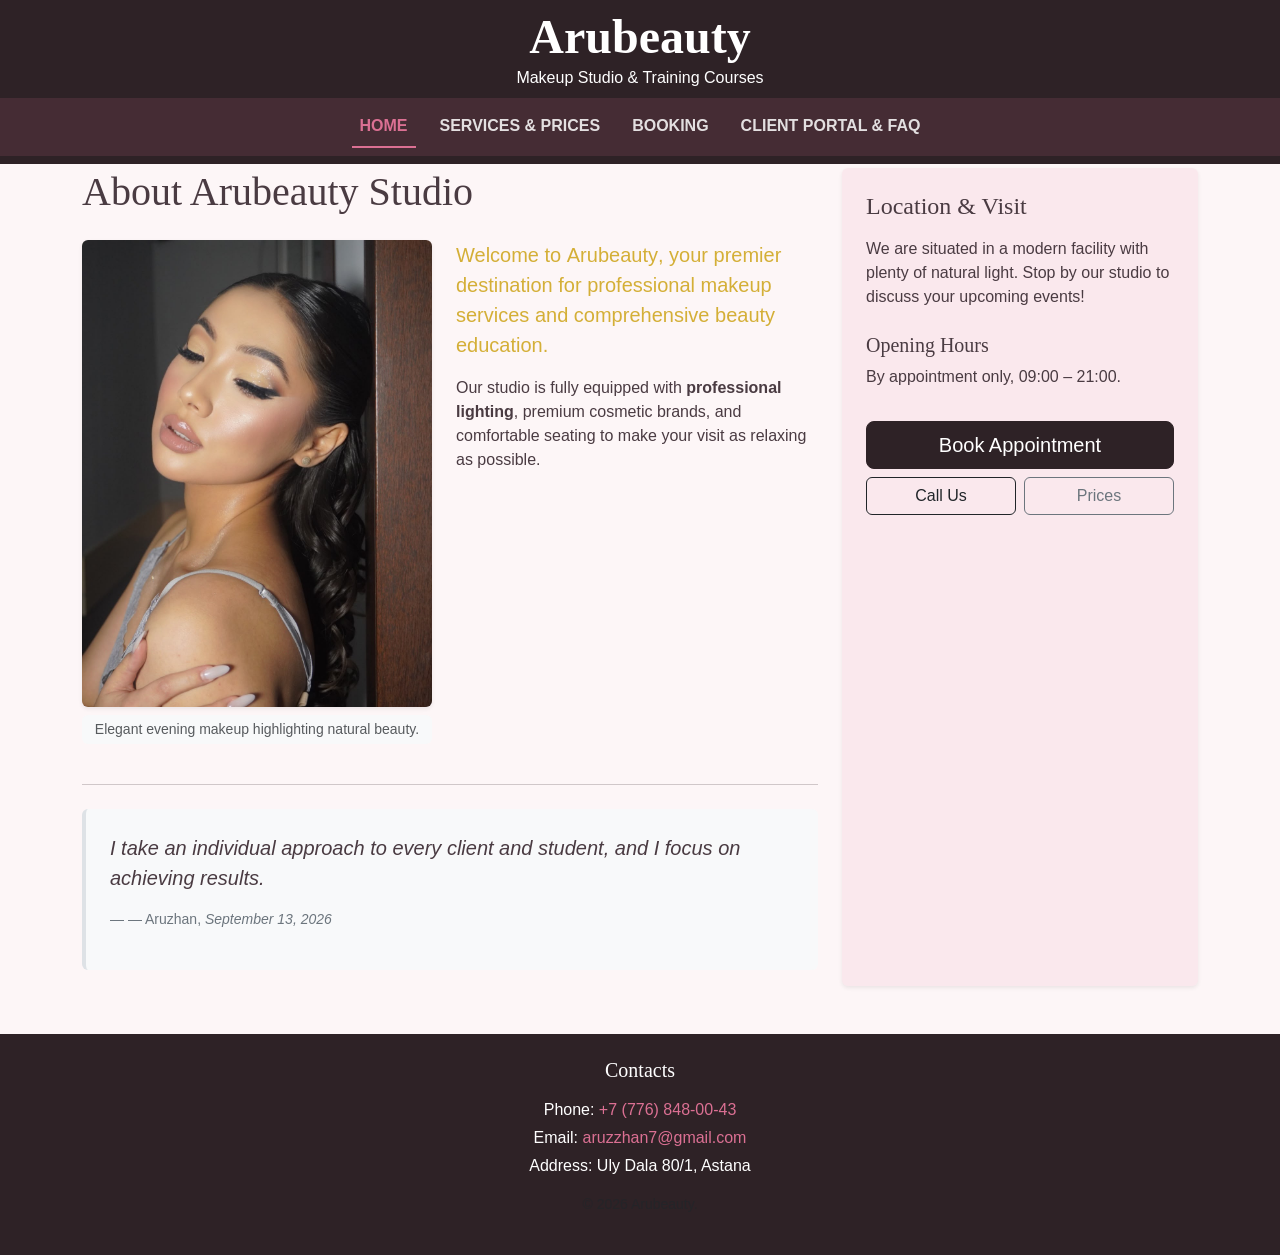
<file: index.html>
<!DOCTYPE html>
<html lang="en">
<head>
    <meta charset="UTF-8">
    <meta name="viewport" content="width=device-width, initial-scale=1.0">
    <meta name="description" content="Professional makeup services and makeup courses by Arubeauty.">
    <meta name="author" content="Serikkali Nariman">
    <title>Home — Arubeauty</title>

    <link href="https://cdn.jsdelivr.net/npm/bootstrap@5.3.2/dist/css/bootstrap.min.css" rel="stylesheet">
    <link rel="stylesheet" href="css/base.css">
    <link rel="stylesheet" href="css/custom.css">
    <link rel="icon" href="data:,">
</head>
<body class="pt-5 mt-4">

    <header class="fixed-top bg-soft-dark text-white text-center py-2">
        <h1 class="display-5 fw-bold mb-0">Arubeauty</h1>
        <p class="mb-0">Makeup Studio &amp; Training Courses</p>
        
        <nav class="navbar navbar-expand-md navbar-dark mt-2 nav-bg-pink">
            <div class="container-fluid">
                <button class="navbar-toggler mx-auto" type="button" data-bs-toggle="collapse" data-bs-target="#nav-menu">
                    <span class="navbar-toggler-icon"></span>
                </button>
                <div class="collapse navbar-collapse justify-content-center" id="nav-menu">
                    <ul class="navbar-nav gap-3 text-uppercase fw-bold">
                        <li class="nav-item"><a class="nav-link active" href="index.html">Home</a></li>
                        <li class="nav-item"><a class="nav-link" href="services.html">Services &amp; Prices</a></li>
                        <li class="nav-item"><a class="nav-link" href="booking.html">Booking</a></li>
                        <li class="nav-item"><a class="nav-link" href="portal.html">Client Portal &amp; FAQ</a></li>
                    </ul>
                </div>
            </div>
        </nav>
    </header>

    <main class="container my-5 pt-5">
        <div class="row g-4">
            <article class="col-12 col-lg-8">
                <h2 class="display-6 mb-4">About Arubeauty Studio</h2>
                
                <div class="clearfix mb-3">
                    <figure class="float-md-start me-md-4 mb-3 w-100 max-w-350">
                        <img src="images/evening-look.jpg" alt="Client with elegant evening makeup" class="img-fluid rounded shadow-sm">
                        <figcaption class="text-center text-muted small mt-2 bg-light rounded p-1">Elegant evening makeup highlighting natural beauty.</figcaption>
                    </figure>

                    <p class="lead text-gold">
                        Welcome to <strong>Arubeauty</strong>, your premier destination for professional makeup services and comprehensive beauty education.
                    </p>
                    <p>Our studio is fully equipped with <b>professional lighting</b>, premium cosmetic brands, and comfortable seating to make your visit as relaxing as possible.</p>
                </div>
                
                <hr class="my-4">
                
                <blockquote class="bg-light p-4 rounded border-start border-4 border-pink">
                    <p class="fs-5 fst-italic">I take an individual approach to every client and student, and I focus on achieving results.</p>
                    <footer class="blockquote-footer mt-2">— Aruzhan, <cite>September 13, 2026</cite></footer>
                </blockquote>
            </article>

            <aside class="col-12 col-lg-4">
                <div class="p-4 rounded shadow-sm position-relative h-100 bg-pink-light">
                    <h3 class="h4 mb-3">Location &amp; Visit</h3>
                    <p>We are situated in a modern facility with plenty of natural light. Stop by our studio to discuss your upcoming events!</p>
                    <h3 class="h5 mt-4">Opening Hours</h3>
                    <p id="opening-hours" class="mb-0">By appointment only, 09:00 – 21:00.</p>
                    <div class="row g-2 mt-4">
                        <div class="col-12"><a href="booking.html" class="btn btn-dark w-100 btn-lg">Book Appointment</a></div>
                        <div class="col-6"><a href="tel:+77768480043" class="btn btn-outline-dark w-100">Call Us</a></div>
                        <div class="col-6"><a href="services.html" id="home-services-link" class="btn btn-outline-secondary w-100">Prices</a></div>
                    </div>
                </div>
            </aside>
        </div>
    </main>

    <footer class="bg-soft-dark text-white text-center py-4 mt-5">
        <div class="container">
            <h2 class="h5 mb-3">Contacts</h2>
            <address class="mb-0">
                <p class="mb-1">Phone: <a href="tel:+77768480043" class="text-pink text-decoration-none">+7 (776) 848-00-43</a></p>
                <p class="mb-1">Email: <a href="mailto:aruzzhan7@gmail.com" class="text-pink text-decoration-none">aruzzhan7@gmail.com</a></p>
                <p class="mb-1">Address: Uly Dala 80/1, Astana</p>
                <p class="text-muted small mt-3">&copy; 2026 Arubeauty.</p>
            </address>
        </div>
    </footer>

    <script src="https://cdn.jsdelivr.net/npm/bootstrap@5.3.2/dist/js/bootstrap.bundle.min.js"></script>
</body>
</html>
</file>
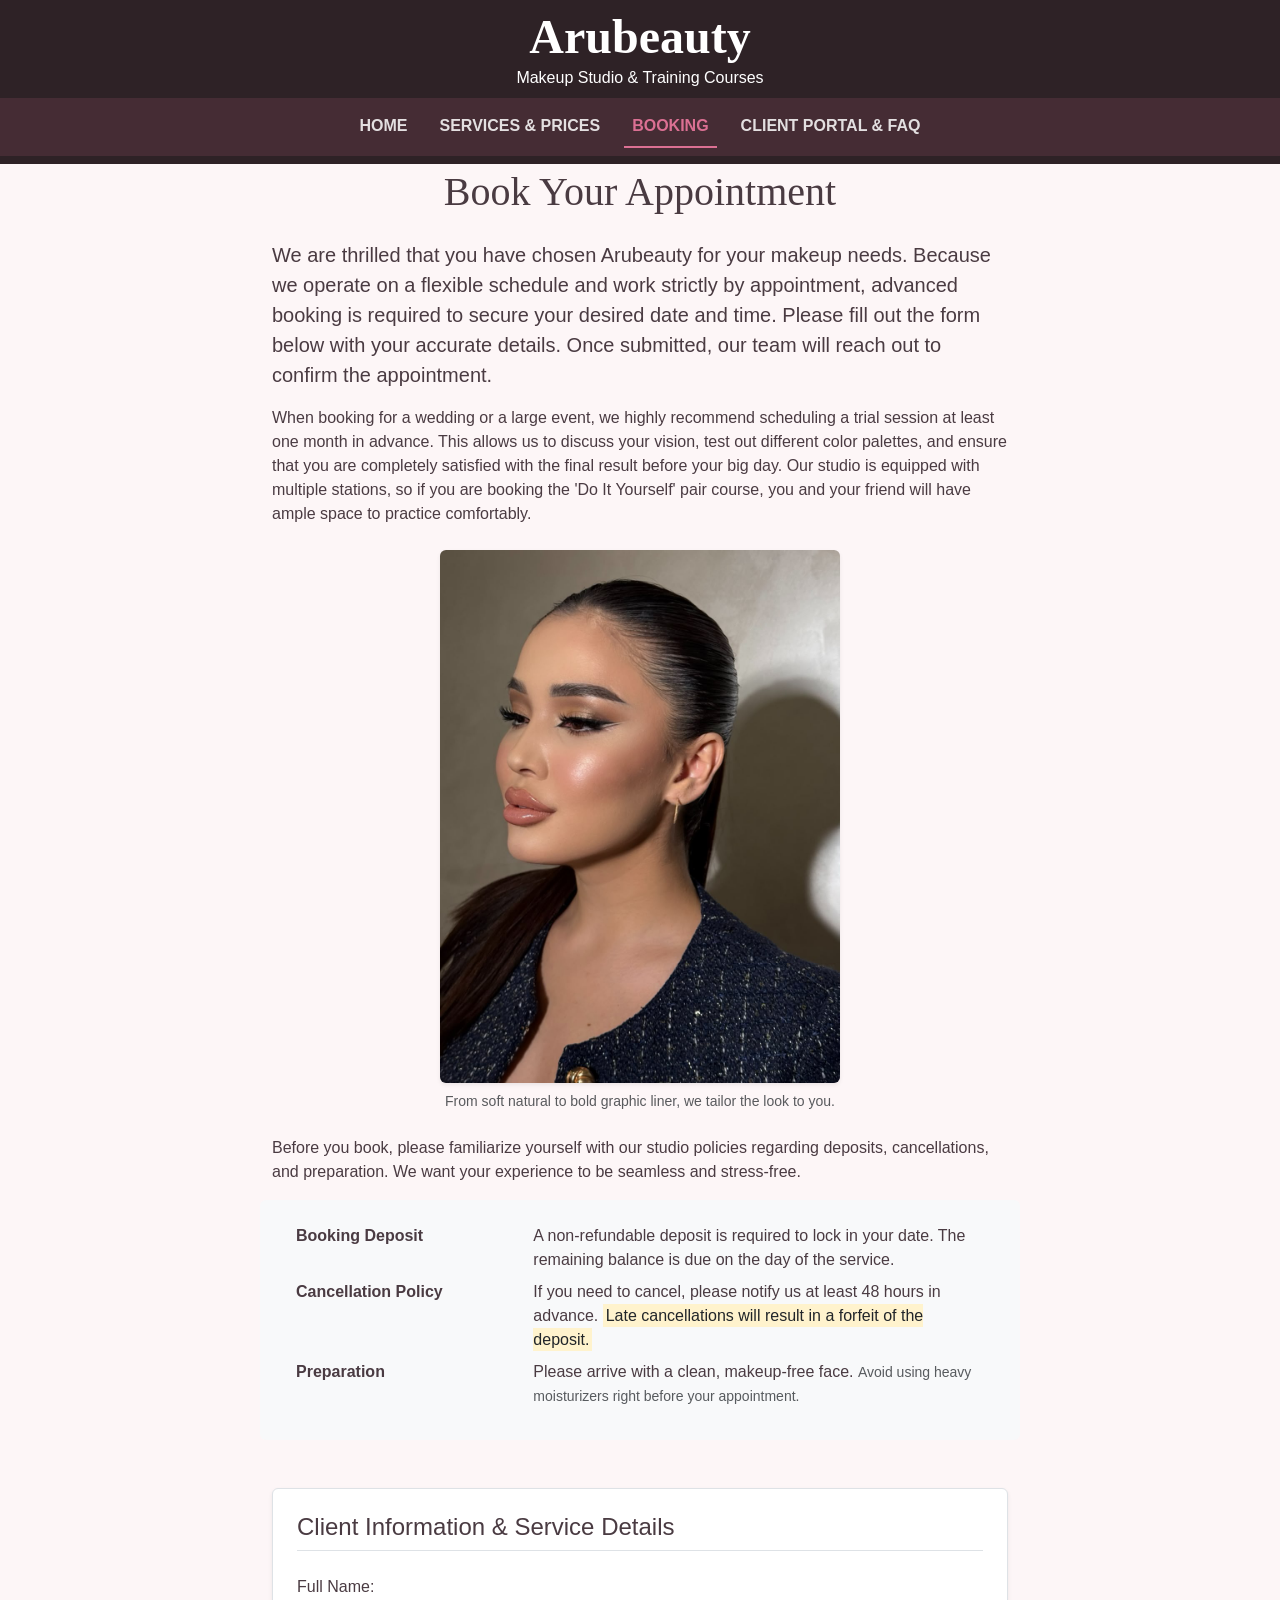
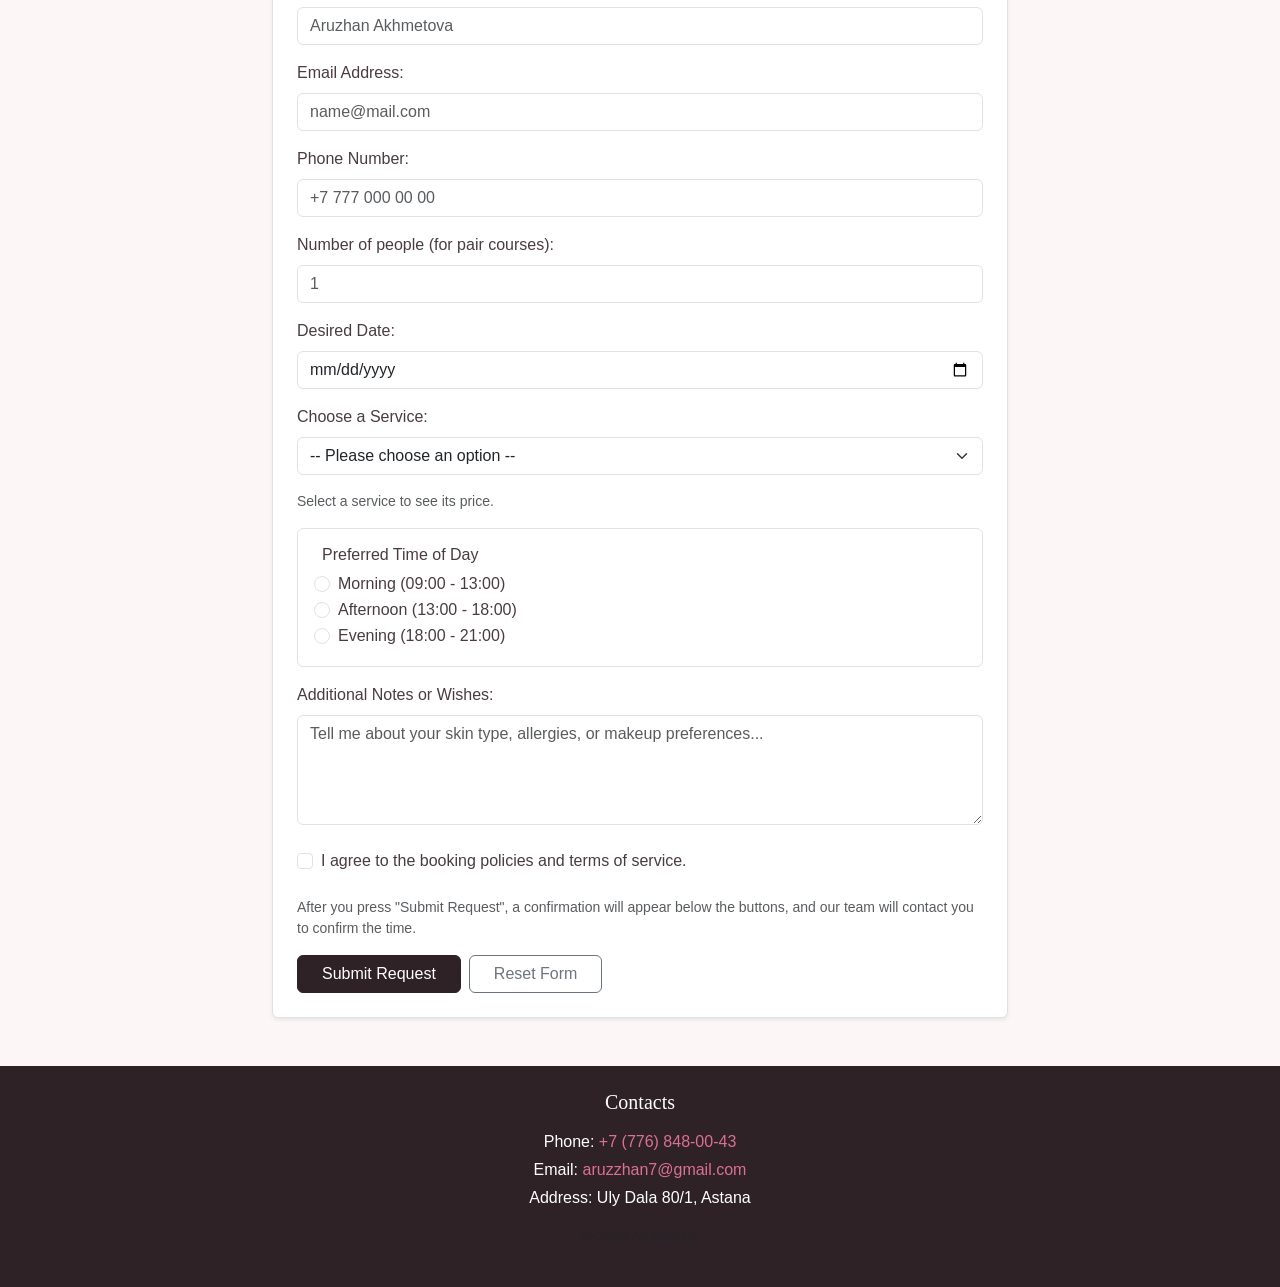
<file: booking.html>
<!DOCTYPE html>
<html lang="en">
<head>
    <meta charset="UTF-8">
    <meta name="viewport" content="width=device-width, initial-scale=1.0">
    <meta name="description" content="Book an appointment for makeup or training courses at Arubeauty.">
    <meta name="author" content="Serikkali Nariman">
    <title>Booking — Arubeauty</title>
    <link href="https://cdn.jsdelivr.net/npm/bootstrap@5.3.2/dist/css/bootstrap.min.css" rel="stylesheet">
    <link rel="stylesheet" href="css/base.css">
    <link rel="stylesheet" href="css/custom.css">
    <link rel="icon" href="data:,">
</head>
<body class="pt-5 mt-4">
    <header class="fixed-top bg-soft-dark text-white text-center py-2">
        <h1 class="display-5 fw-bold mb-0">Arubeauty</h1>
        <p class="mb-0">Makeup Studio &amp; Training Courses</p>
        
        <nav class="navbar navbar-expand-md navbar-dark mt-2 nav-bg-pink">
            <div class="container-fluid">
                <button class="navbar-toggler mx-auto" type="button" data-bs-toggle="collapse" data-bs-target="#nav-menu">
                    <span class="navbar-toggler-icon"></span>
                </button>
                <div class="collapse navbar-collapse justify-content-center" id="nav-menu">
                    <ul class="navbar-nav gap-3 text-uppercase fw-bold">
                        <li class="nav-item"><a class="nav-link" href="index.html">Home</a></li>
                        <li class="nav-item"><a class="nav-link" href="services.html">Services &amp; Prices</a></li>
                        <li class="nav-item"><a class="nav-link active" href="booking.html">Booking</a></li>
                        <li class="nav-item"><a class="nav-link" href="portal.html">Client Portal &amp; FAQ</a></li>
                    </ul>
                </div>
            </div>
        </nav>
    </header>

    <main class="container my-5 pt-5">
        <div class="row justify-content-center">
            <div class="col-12 col-lg-8">
                <h2 class="display-6 text-center mb-4">Book Your Appointment</h2>
                <p class="lead">We are thrilled that you have chosen Arubeauty for your makeup needs. Because we operate on a flexible schedule and work strictly by appointment, advanced booking is required to secure your desired date and time. Please fill out the form below with your accurate details. Once submitted, our team will reach out to confirm the appointment.</p>
                
                <p>When booking for a wedding or a large event, we highly recommend scheduling a trial session at least one month in advance. This allows us to discuss your vision, test out different color palettes, and ensure that you are completely satisfied with the final result before your big day. Our studio is equipped with multiple stations, so if you are booking the 'Do It Yourself' pair course, you and your friend will have ample space to practice comfortably.</p>

                <figure class="text-center my-4">
                    <img src="images/graphic-liner.jpg" alt="Model with bold graphic eyeliner look" class="img-fluid rounded shadow-sm max-w-400">
                    <figcaption class="text-muted small mt-2">From soft natural to bold graphic liner, we tailor the look to you.</figcaption>
                </figure>

                <p>Before you book, please familiarize yourself with our studio policies regarding deposits, cancellations, and preparation. We want your experience to be seamless and stress-free.</p>
                
                <dl class="row bg-light p-4 rounded mb-5">
                    <dt class="col-sm-4">Booking Deposit</dt>
                    <dd class="col-sm-8">A non-refundable deposit is required to lock in your date. The remaining balance is due on the day of the service.</dd>
                    <dt class="col-sm-4">Cancellation Policy</dt>
                    <dd class="col-sm-8">If you need to cancel, please notify us at least 48 hours in advance. <mark>Late cancellations will result in a forfeit of the deposit.</mark></dd>
                    <dt class="col-sm-4">Preparation</dt>
                    <dd class="col-sm-8">Please arrive with a clean, makeup-free face. <small class="text-muted">Avoid using heavy moisturizers right before your appointment.</small></dd>
                </dl>
                
                <form id="booking-form" action="#" method="POST" class="p-4 rounded shadow-sm bg-white border">
                    <fieldset>
                        <legend class="h4 mb-4 border-bottom pb-2">Client Information &amp; Service Details</legend>

                        <div class="mb-3">
                            <label for="client-name" class="form-label">Full Name:</label>
                            <input type="text" class="form-control" id="client-name" name="name" required placeholder="Aruzhan Akhmetova">
                        </div>

                        <div class="mb-3">
                            <label for="client-email" class="form-label">Email Address:</label>
                            <input type="email" class="form-control" id="client-email" name="email" required placeholder="name@mail.com">
                        </div>

                        <div class="mb-3">
                            <label for="client-phone" class="form-label">Phone Number:</label>
                            <input type="tel" class="form-control" id="client-phone" name="phone" required placeholder="+7 777 000 00 00">
                        </div>

                        <div class="mb-3">
                            <label for="people-count" class="form-label">Number of people (for pair courses):</label>
                            <input type="number" class="form-control" id="people-count" name="people_count" min="1" max="2" placeholder="1">
                        </div>

                        <div class="mb-3">
                            <label for="booking-date" class="form-label">Desired Date:</label>
                            <input type="date" class="form-control" id="booking-date" name="date" required>
                        </div>

                        <div class="mb-3">
                            <label for="service-select" class="form-label">Choose a Service:</label>
                            <select class="form-select" id="service-select" name="service" required>
                                <option value="">-- Please choose an option --</option>
                                <option value="day-makeup">Day / Evening Makeup</option>
                                <option value="wedding-makeup">Wedding Makeup</option>
                                <option value="diy-course">"Do It Yourself" Course</option>
                                <option value="basic-course">Basic Makeup Artist Course</option>
                            </select>
                        </div>  


                        <p id="booking-price" class="form-text mb-3">Select a service to see its price.</p>

                        <fieldset class="mb-3 p-3 border rounded">
                            <legend class="h6 w-auto px-2">Preferred Time of Day</legend>
                            <div class="form-check">
                                <input type="radio" class="form-check-input" name="time_preference" value="morning" id="time-morning" required>
                                <label class="form-check-label" for="time-morning">Morning (09:00 - 13:00)</label>
                            </div>
                            <div class="form-check">
                                <input type="radio" class="form-check-input" name="time_preference" value="afternoon" id="time-afternoon">
                                <label class="form-check-label" for="time-afternoon">Afternoon (13:00 - 18:00)</label>
                            </div>
                            <div class="form-check">
                                <input type="radio" class="form-check-input" name="time_preference" value="evening" id="time-evening">
                                <label class="form-check-label" for="time-evening">Evening (18:00 - 21:00)</label>
                            </div>
                        </fieldset>

                        <div class="mb-4">
                            <label for="client-notes" class="form-label">Additional Notes or Wishes:</label>
                            <textarea class="form-control" id="client-notes" name="notes" rows="4" placeholder="Tell me about your skin type, allergies, or makeup preferences..."></textarea>
                        </div>

                        <div class="mb-4 form-check">
                            <input type="checkbox" class="form-check-input" name="agreement" id="agreement" required>
                            <label class="form-check-label" for="agreement">I agree to the booking policies and terms of service.</label>
                        </div>

                        <p id="booking-hint" class="form-text mb-3">After you press "Submit Request", a confirmation will appear below the buttons, and our team will contact you to confirm the time.</p>
                        
                        <div class="d-flex gap-2">
                            <button type="submit" id="booking-submit" class="btn btn-dark px-4">Submit Request</button>
                            <button type="reset" id="booking-reset" class="btn btn-outline-secondary px-4">Reset Form</button>
                        </div>
                        <div id="booking-message-container" class="msg-box is-hidden border mt-3"></div>
                    </fieldset>
                </form>
            </div>
        </div>
    </main>

    <footer class="bg-soft-dark text-white text-center py-4 mt-5">
        <div class="container">
            <h2 class="h5 mb-3">Contacts</h2>
            <address class="mb-0">
                <p class="mb-1">Phone: <a href="tel:+77768480043" class="text-pink text-decoration-none">+7 (776) 848-00-43</a></p>
                <p class="mb-1">Email: <a href="mailto:aruzzhan7@gmail.com" class="text-pink text-decoration-none">aruzzhan7@gmail.com</a></p>
                <p class="mb-1">Address: Uly Dala 80/1, Astana</p>
                <p class="text-muted small mt-3">&copy; 2026 Arubeauty.</p>
            </address>
        </div>
    </footer>

    <script src="https://cdn.jsdelivr.net/npm/bootstrap@5.3.2/dist/js/bootstrap.bundle.min.js"></script>
</body>
</html>
</file>
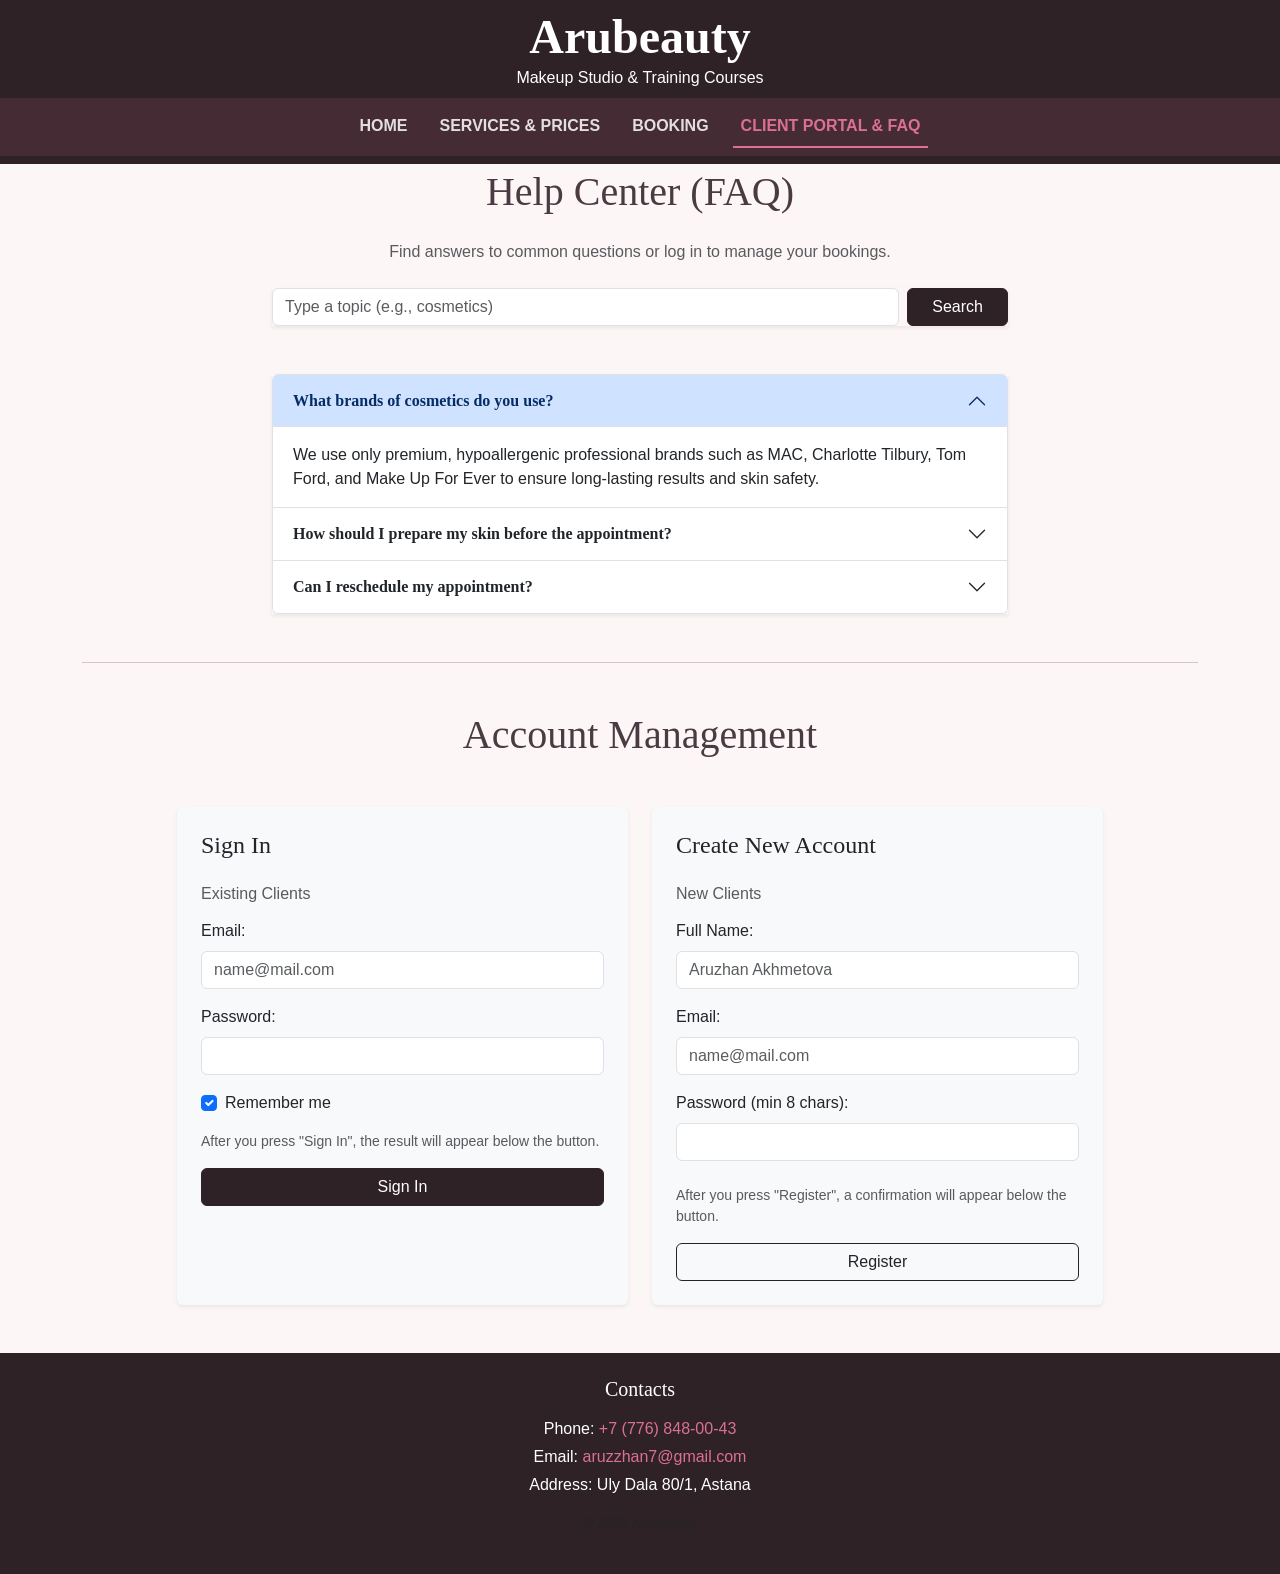
<file: portal.html>
<!DOCTYPE html>
<html lang="en">
<head>
    <meta charset="UTF-8">
    <meta name="viewport" content="width=device-width, initial-scale=1.0">
    <meta name="description" content="Arubeauty Client Portal: FAQ, Sign In, and Registration.">
    <meta name="author" content="Serikkali Nariman">
    <title>Client Portal — Arubeauty</title>

    <link href="https://cdn.jsdelivr.net/npm/bootstrap@5.3.2/dist/css/bootstrap.min.css" rel="stylesheet">
    <link rel="stylesheet" href="css/base.css">
    <link rel="stylesheet" href="css/custom.css">
    <link rel="icon" href="data:,">
</head>
<body class="pt-5 mt-4">
   <header class="fixed-top bg-soft-dark text-white text-center py-2">
        <h1 class="display-5 fw-bold mb-0">Arubeauty</h1>
        <p class="mb-0">Makeup Studio &amp; Training Courses</p>
        
        <nav class="navbar navbar-expand-md navbar-dark mt-2 nav-bg-pink">
            <div class="container-fluid">
                <button class="navbar-toggler mx-auto" type="button" data-bs-toggle="collapse" data-bs-target="#nav-menu">
                    <span class="navbar-toggler-icon"></span>
                </button>
                <div class="collapse navbar-collapse justify-content-center" id="nav-menu">
                    <ul class="navbar-nav gap-3 text-uppercase fw-bold">
                        <li class="nav-item"><a class="nav-link" href="index.html">Home</a></li>
                        <li class="nav-item"><a class="nav-link" href="services.html">Services &amp; Prices</a></li>
                        <li class="nav-item"><a class="nav-link" href="booking.html">Booking</a></li>
                        <li class="nav-item"><a class="nav-link active" href="portal.html">Client Portal &amp; FAQ</a></li>
                    </ul>
                </div>
            </div>
        </nav>
    </header>

    <main class="container my-5 pt-5">
        <section id="faq" class="mb-5">
            <div class="row justify-content-center">
                <div class="col-12 col-lg-8">
                    <h2 class="display-6 text-center mb-4">Help Center (FAQ)</h2>
                    <p class="text-center text-muted mb-4">Find answers to common questions or log in to manage your bookings.</p>
                    
                    <form id="faq-search-form" action="#" method="GET" class="d-flex mb-5 shadow-sm">
                        <input type="search" class="form-control me-2" id="faq-search" name="q" list="faq-topics" placeholder="Type a topic (e.g., cosmetics)">
                        <datalist id="faq-topics">
                            <option value="Cosmetics Brands"></option>
                            <option value="Skin Preparation"></option>
                            <option value="Cancellation Policy"></option>
                            <option value="Course Tools"></option>
                        </datalist>
                        <p id="faq-search-hint" class="visually-hidden">Matching answers will appear below the search field.</p>
                        <button type="submit" id="faq-search-submit" class="btn btn-dark px-4">Search</button>
                    </form>

                    <div id="faq-search-results" class="is-hidden mb-4 p-3 bg-white border rounded"></div>

                    <div class="accordion shadow-sm" id="faq-accordion">
                        <div class="accordion-item">
                            <h2 class="accordion-header">
                                <button class="accordion-button" type="button" data-bs-toggle="collapse" data-bs-target="#faq-collapse-1">
                                    <strong>What brands of cosmetics do you use?</strong>
                                </button>
                            </h2>
                            <div id="faq-collapse-1" class="accordion-collapse collapse show" data-bs-parent="#faq-accordion">
                                <div class="accordion-body">
                                    We use only premium, hypoallergenic professional brands such as MAC, Charlotte Tilbury, Tom Ford, and Make Up For Ever to ensure long-lasting results and skin safety.
                                </div>
                            </div>
                        </div>
                        <div class="accordion-item">
                            <h2 class="accordion-header">
                                <button class="accordion-button collapsed" type="button" data-bs-toggle="collapse" data-bs-target="#faq-collapse-2">
                                    <strong>How should I prepare my skin before the appointment?</strong>
                                </button>
                            </h2>
                            <div id="faq-collapse-2" class="accordion-collapse collapse" data-bs-parent="#faq-accordion">
                                <div class="accordion-body">
                                    Please arrive with a clean face. Avoid using heavy night creams or oils the day before. Gentle exfoliation and a light moisturizer are highly recommended.
                                </div>
                            </div>
                        </div>
                        <div class="accordion-item">
                            <h2 class="accordion-header">
                                <button class="accordion-button collapsed" type="button" data-bs-toggle="collapse" data-bs-target="#faq-collapse-3">
                                    <strong>Can I reschedule my appointment?</strong>
                                </button>
                            </h2>
                            <div id="faq-collapse-3" class="accordion-collapse collapse" data-bs-parent="#faq-accordion">
                                <div class="accordion-body">
                                    Yes, but please let us know at least 48 hours in advance. Late rescheduling might lead to the forfeiture of your booking deposit.
                                </div>
                            </div>
                        </div>
                    </div>
                </div>
            </div>
        </section>

        <hr class="my-5">

        <section id="auth">
            <h2 class="display-6 text-center mb-5">Account Management</h2>
            
            <div class="row g-4 justify-content-center">
                <article class="col-12 col-md-6 col-lg-5">
                    <div class="card shadow-sm h-100 border-0 bg-light">
                        <div class="card-body p-4">
                            <h3 class="card-title h4 mb-4">Sign In</h3>
                            <form id="login-form" action="#" method="POST">
                                <fieldset>
                                    <legend class="h6 text-muted mb-3">Existing Clients</legend>
                                    <div class="mb-3">
                                        <label for="login-email" class="form-label">Email:</label>
                                        <input type="email" class="form-control" id="login-email" name="email" required placeholder="name@mail.com">
                                    </div>
                                    <div class="mb-3">
                                        <label for="login-password" class="form-label">Password:</label>
                                        <input type="password" class="form-control" id="login-password" name="password" required>
                                    </div>
                                    <div class="mb-3 form-check">
                                        <input type="checkbox" class="form-check-input" id="remember" name="remember" checked>
                                        <label class="form-check-label" for="remember">Remember me</label>
                                    </div>
                                    <p id="login-hint" class="form-text">After you press "Sign In", the result will appear below the button.</p>
                                    <button type="submit" id="login-submit" class="btn btn-dark w-100">Sign In</button>
                                    <div id="login-message-container" class="msg-box is-hidden border mt-3"></div>
                                </fieldset>
                            </form>
                        </div>
                    </div>
                </article>

                <article class="col-12 col-md-6 col-lg-5">
                    <div class="card shadow-sm h-100 border-0 bg-light">
                        <div class="card-body p-4">
                            <h3 class="card-title h4 mb-4">Create New Account</h3>
                            <form id="reg-form" action="#" method="POST">
                                <fieldset>
                                    <legend class="h6 text-muted mb-3">New Clients</legend>
                                    <div class="mb-3">
                                        <label for="reg-name" class="form-label">Full Name:</label>
                                        <input type="text" class="form-control" id="reg-name" name="fullname" required placeholder="Aruzhan Akhmetova">
                                    </div>
                                    <div class="mb-3">
                                        <label for="reg-email" class="form-label">Email:</label>
                                        <input type="email" class="form-control" id="reg-email" name="email" required placeholder="name@mail.com">
                                    </div>
                                    <div class="mb-4">
                                        <label for="reg-password" class="form-label">Password (min 8 chars):</label>
                                        <input type="password" class="form-control" id="reg-password" name="new_password" minlength="8" required>
                                    </div>
                                    <p id="reg-hint" class="form-text">After you press "Register", a confirmation will appear below the button.</p>
                                    <button type="submit" id="reg-submit" class="btn btn-outline-dark w-100">Register</button>
                                    <div id="reg-message-container" class="msg-box is-hidden border mt-3"></div>
                                </fieldset>
                            </form>
                        </div>
                    </div>
                </article>
            </div>
        </section>
    </main>

    <footer class="bg-soft-dark text-white text-center py-4 mt-5">
        <div class="container">
            <h2 class="h5 mb-3">Contacts</h2>
            <address class="mb-0">
                <p class="mb-1">Phone: <a href="tel:+77768480043" class="text-pink text-decoration-none">+7 (776) 848-00-43</a></p>
                <p class="mb-1">Email: <a href="mailto:aruzzhan7@gmail.com" class="text-pink text-decoration-none">aruzzhan7@gmail.com</a></p>
                <p class="mb-1">Address: Uly Dala 80/1, Astana</p>
                <p class="text-muted small mt-3">&copy; 2026 Arubeauty.</p>
            </address>
        </div>
    </footer>
    <script src="https://cdn.jsdelivr.net/npm/bootstrap@5.3.2/dist/js/bootstrap.bundle.min.js"></script>
</body>
</html>
</file>
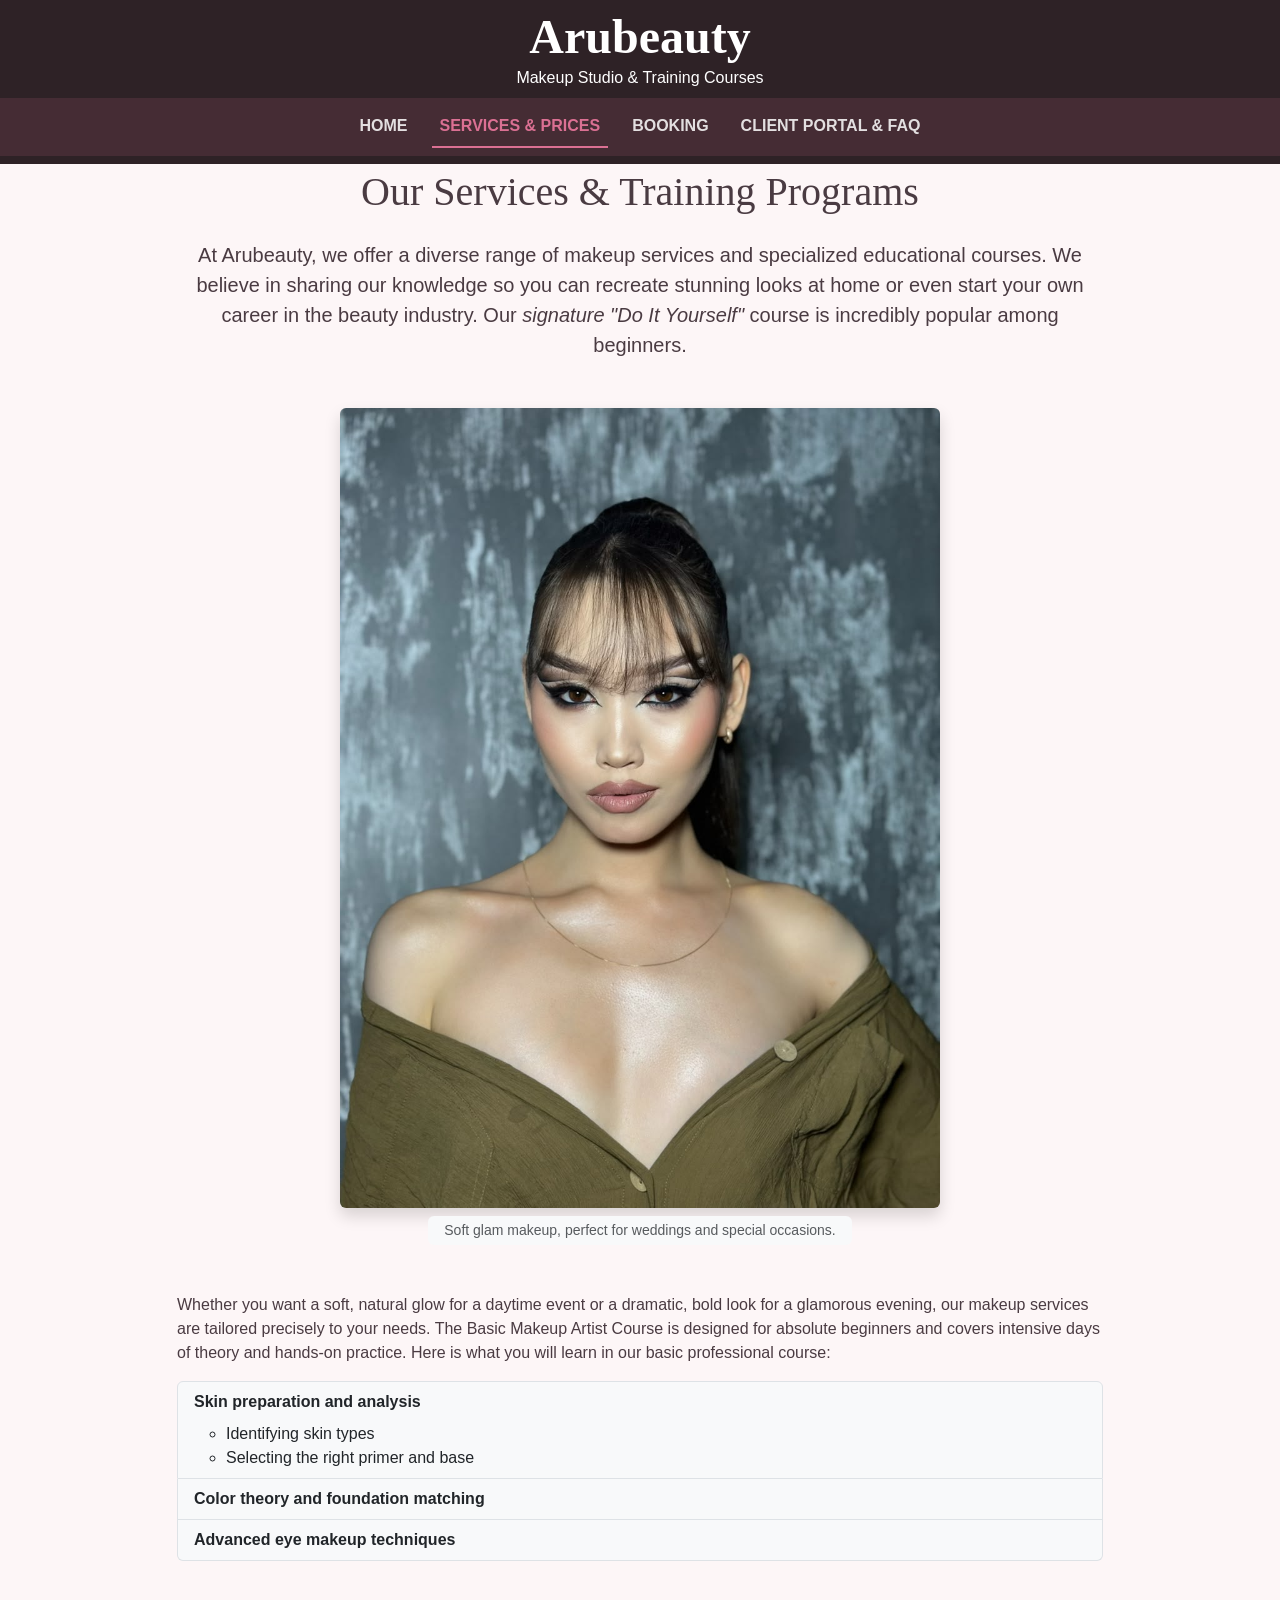
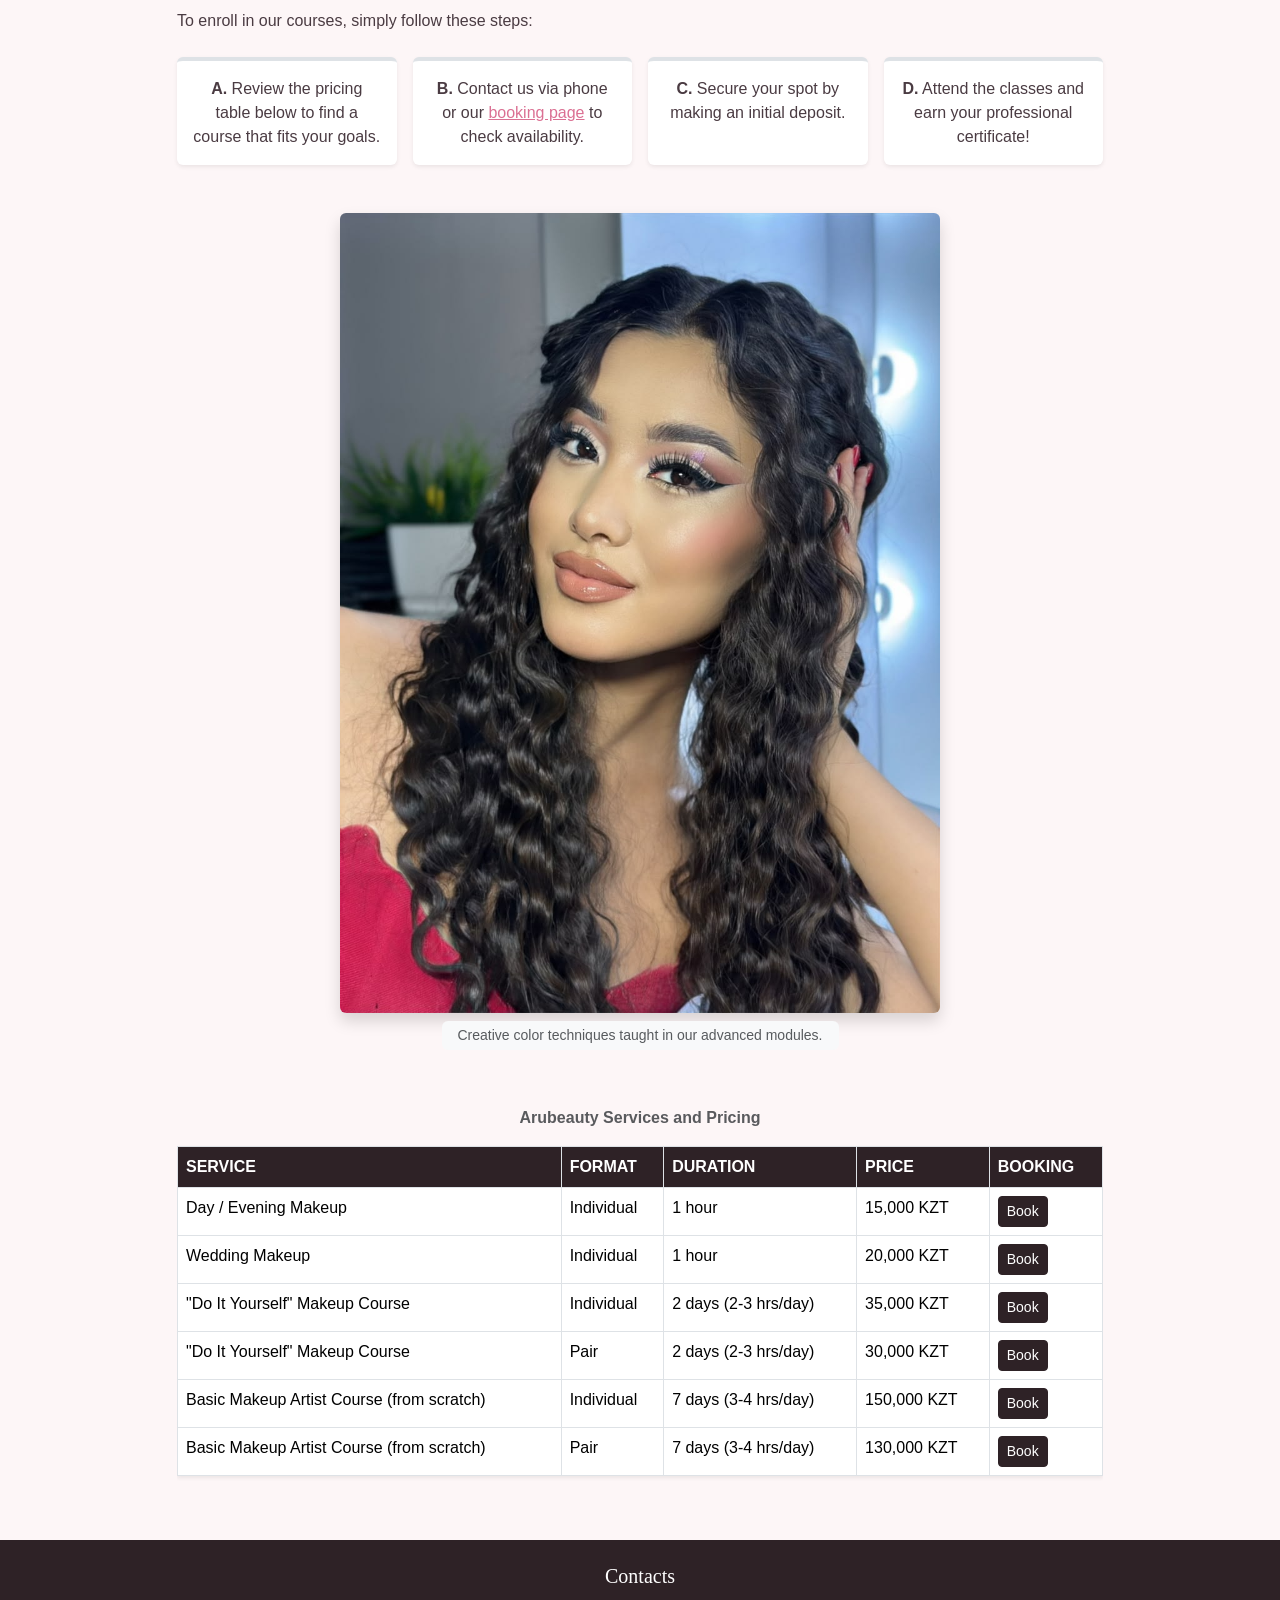
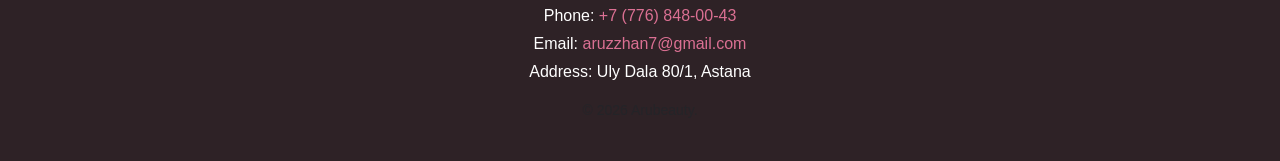
<file: services.html>
<!DOCTYPE html>
<html lang="en">
<head>
    <meta charset="UTF-8">
    <meta name="viewport" content="width=device-width, initial-scale=1.0">
    <meta name="description" content="Prices for professional makeup and courses at Arubeauty.">
    <meta name="author" content="Serikkali Nariman">
    <title>Services and Prices — Arubeauty</title>

    <link href="https://cdn.jsdelivr.net/npm/bootstrap@5.3.2/dist/css/bootstrap.min.css" rel="stylesheet">
    <link rel="stylesheet" href="css/base.css">
    <link rel="stylesheet" href="css/custom.css">
    <link rel="icon" href="data:,">
</head>
<body class="pt-5 mt-4">

    <header class="fixed-top bg-soft-dark text-white text-center py-2">
        <h1 class="display-5 fw-bold mb-0">Arubeauty</h1>
        <p class="mb-0">Makeup Studio &amp; Training Courses</p>
        
        <nav class="navbar navbar-expand-md navbar-dark mt-2 nav-bg-pink">
            <div class="container-fluid">
                <button class="navbar-toggler mx-auto" type="button" data-bs-toggle="collapse" data-bs-target="#nav-menu">
                    <span class="navbar-toggler-icon"></span>
                </button>
                <div class="collapse navbar-collapse justify-content-center" id="nav-menu">
                    <ul class="navbar-nav gap-3 text-uppercase fw-bold">
                        <li class="nav-item"><a class="nav-link" href="index.html">Home</a></li>
                        <li class="nav-item"><a class="nav-link active" href="services.html">Services &amp; Prices</a></li>
                        <li class="nav-item"><a class="nav-link" href="booking.html">Booking</a></li>
                        <li class="nav-item"><a class="nav-link" href="portal.html">Client Portal &amp; FAQ</a></li>
                    </ul>
                </div>
            </div>
        </nav>
    </header>

    <main class="container my-5 pt-5">
        <div class="row justify-content-center">
            <section class="col-12 col-lg-10">
                <h2 class="display-6 text-center mb-4">Our Services &amp; Training Programs</h2>
                <p class="lead text-center mb-5">At Arubeauty, we offer a diverse range of makeup services and specialized educational courses. We believe in sharing our knowledge so you can recreate stunning looks at home or even start your own career in the beauty industry. Our <i>signature</i> <em>"Do It Yourself"</em> course is incredibly popular among beginners.</p>
                
                <figure class="text-center mb-5">
                    <img src="images/wedding-look.jpg" alt="Soft glam bridal makeup with shimmer eyeshadow" class="img-fluid rounded shadow max-w-600">
                    <figcaption class="text-muted small mt-2 bg-light d-inline-block px-3 py-1 rounded">Soft glam makeup, perfect for weddings and special occasions.</figcaption>
                </figure>

                <p>Whether you want a soft, natural glow for a daytime event or a dramatic, bold look for a glamorous evening, our makeup services are tailored precisely to your needs. The Basic Makeup Artist Course is designed for absolute beginners and covers intensive days of theory and hands-on practice. Here is what you will learn in our basic professional course:</p>
                
                <ul class="list-group mb-4">
                    <li class="list-group-item bg-light"><strong>Skin preparation and analysis</strong>
                        <ul class="mt-2">
                            <li>Identifying skin types</li>
                            <li>Selecting the right primer and base</li>
                        </ul>
                    </li>
                    <li class="list-group-item bg-light"><strong>Color theory and foundation matching</strong></li>
                    <li class="list-group-item bg-light"><strong>Advanced eye makeup techniques</strong></li>
                </ul>
                
                <p class="mt-5 mb-4">To enroll in our courses, simply follow these steps:</p>
                
                <div class="row g-3 mb-5 text-center">
                    <div class="col-12 col-md-6 col-lg-3">
                        <div class="p-3 border-top border-4 border-pink h-100 shadow-sm rounded bg-white">
                            <strong>A.</strong> Review the pricing table below to find a course that fits your goals.
                        </div>
                    </div>
                    <div class="col-12 col-md-6 col-lg-3">
                        <div class="p-3 border-top border-4 border-pink h-100 shadow-sm rounded bg-white">
                            <strong>B.</strong> Contact us via phone or our <a href="booking.html" class="text-pink">booking page</a> to check availability.
                        </div>
                    </div>
                    <div class="col-12 col-md-6 col-lg-3">
                        <div class="p-3 border-top border-4 border-pink h-100 shadow-sm rounded bg-white">
                            <strong>C.</strong> Secure your spot by making an initial deposit.
                        </div>
                    </div>
                    <div class="col-12 col-md-6 col-lg-3">
                        <div class="p-3 border-top border-4 border-pink h-100 shadow-sm rounded bg-white">
                            <strong>D.</strong> Attend the classes and earn your professional certificate!
                        </div>
                    </div>
                </div>

                <figure class="text-center my-5">
                    <img src="images/color-makeup.jpg" alt="Student showcasing creative color makeup with pink tones and curls" class="img-fluid rounded shadow max-w-600">
                    <figcaption class="text-muted small mt-2 bg-light d-inline-block px-3 py-1 rounded">Creative color techniques taught in our advanced modules.</figcaption>
                </figure>

                <div class="table-responsive mt-5">
                    <table class="table table-hover table-bordered shadow-sm">
                        <caption class="caption-top text-center mb-2 fw-bold">Arubeauty Services and Pricing</caption>
                        <thead class="bg-soft-dark text-uppercase">
                            <tr>
                                <th scope="col">Service</th>
                                <th scope="col">Format</th>
                                <th scope="col">Duration</th>
                                <th scope="col">Price</th>
                                <th scope="col">Booking</th>
                            </tr>
                        </thead>
                        <tbody>
                            <tr id="row-day-makeup"><td>Day / Evening Makeup</td><td>Individual</td><td>1 hour</td><td>15,000 KZT</td><td><a href="booking.html?service=day-makeup" id="book-day-makeup" class="btn btn-dark btn-sm">Book</a></td></tr>
                            <tr id="row-wedding-makeup"><td>Wedding Makeup</td><td>Individual</td><td>1 hour</td><td>20,000 KZT</td><td><a href="booking.html?service=wedding-makeup" id="book-wedding-makeup" class="btn btn-dark btn-sm">Book</a></td></tr>
                            <tr id="row-diy-single"><td>"Do It Yourself" Makeup Course</td><td>Individual</td><td>2 days (2-3 hrs/day)</td><td>35,000 KZT</td><td><a href="booking.html?service=diy-course" id="book-diy-single" class="btn btn-dark btn-sm">Book</a></td></tr>
                            <tr id="row-diy-pair"><td>"Do It Yourself" Makeup Course</td><td>Pair</td><td>2 days (2-3 hrs/day)</td><td>30,000 KZT</td><td><a href="booking.html?service=diy-course&amp;people=2" id="book-diy-pair" class="btn btn-dark btn-sm">Book</a></td></tr>
                            <tr id="row-basic-single"><td>Basic Makeup Artist Course (from scratch)</td><td>Individual</td><td>7 days (3-4 hrs/day)</td><td>150,000 KZT</td><td><a href="booking.html?service=basic-course" id="book-basic-single" class="btn btn-dark btn-sm">Book</a></td></tr>
                            <tr id="row-basic-pair"><td>Basic Makeup Artist Course (from scratch)</td><td>Pair</td><td>7 days (3-4 hrs/day)</td><td>130,000 KZT</td><td><a href="booking.html?service=basic-course&amp;people=2" id="book-basic-pair" class="btn btn-dark btn-sm">Book</a></td></tr>
                        </tbody>
                    </table>
                </div>
            </section>
        </div>
    </main>

    <footer class="bg-soft-dark text-white text-center py-4 mt-5">
        <div class="container">
            <h2 class="h5 mb-3">Contacts</h2>
            <address class="mb-0">
                <p class="mb-1">Phone: <a href="tel:+77768480043" class="text-pink text-decoration-none">+7 (776) 848-00-43</a></p>
                <p class="mb-1">Email: <a href="mailto:aruzzhan7@gmail.com" class="text-pink text-decoration-none">aruzzhan7@gmail.com</a></p>
                <p class="mb-1">Address: Uly Dala 80/1, Astana</p>
                <p class="text-muted small mt-3">&copy; 2026 Arubeauty.</p>
            </address>
        </div>
    </footer>

    <script src="https://cdn.jsdelivr.net/npm/bootstrap@5.3.2/dist/js/bootstrap.bundle.min.js"></script>
</body>
</html>
</file>
<file: css/base.css>
body {
    font-family: 'Helvetica Neue', Helvetica, Arial, sans-serif;
    color: #4A3B42;
    background-color: #FDF6F7;
}

h1, h2, h3, h4 {
    font-family: 'Georgia', 'Times New Roman', Times, serif;
}

.bg-soft-dark {
    background-color: #2E2226;
    --bs-table-bg: #2E2226;
    --bs-table-color: #ffffff;
}

.text-pink {
    color: rgb(219, 112, 147);
}

.border-pink {
    border-color: rgb(219, 112, 147);
}

.navbar-dark .navbar-nav .nav-link {
    color: rgba(255, 255, 255, 0.85);
}

.navbar-dark .navbar-nav .nav-link:hover, 
.navbar-dark .navbar-nav .nav-link:focus {
    color: rgb(219, 112, 147);
}

.navbar-dark .navbar-nav a.nav-link.active {
    color: rgb(219, 112, 147);
    border-bottom: 2px solid rgb(219, 112, 147);
}
</file>
<file: css/custom.css>
.nav-bg-pink {
    background-color: rgba(203, 101, 135, 0.15);
}

.text-gold {
    color: rgb(212, 175, 55);
}

.max-w-350 {
    width: 100%;
    max-width: 350px;
}

.max-w-600 {
    width: 100%;
    max-width: 600px;
}

.max-w-400 {
    width: 100%;
    max-width: 400px;
}

.bg-pink-light {
    background-color: rgba(219, 112, 147, 0.1);
}

.btn.btn-dark {
    background-color: #2E2226;
    border-color: #2E2226;
}

.btn.btn-dark:hover,
.btn.btn-dark:focus {
    background-color: #3E2F35;
    border-color: #3E2F35;
}

.is-hidden {
    display: none;
}

.state-error {
    border-color: #dc3545;
    background-color: rgba(220, 53, 69, 0.05);
}

.state-success {
    border-color: #198754;
    background-color: rgba(25, 135, 84, 0.05);
}

.is-active {
    font-weight: 700;
    border-color: rgb(219, 112, 147);
}

.is-selected {
    background-color: rgba(219, 112, 147, 0.2);
    border-color: rgb(219, 112, 147);
}

.table > tbody > tr.is-selected > * {
    --bs-table-bg-state: rgba(219, 112, 147, 0.2);
}

.is-highlighted {
    background-color: rgba(212, 175, 55, 0.25);
}

.msg-box {
    padding: 1rem;
    border-radius: 0.375rem;
    margin-top: 1rem;
    font-weight: 500;
}
</file>
